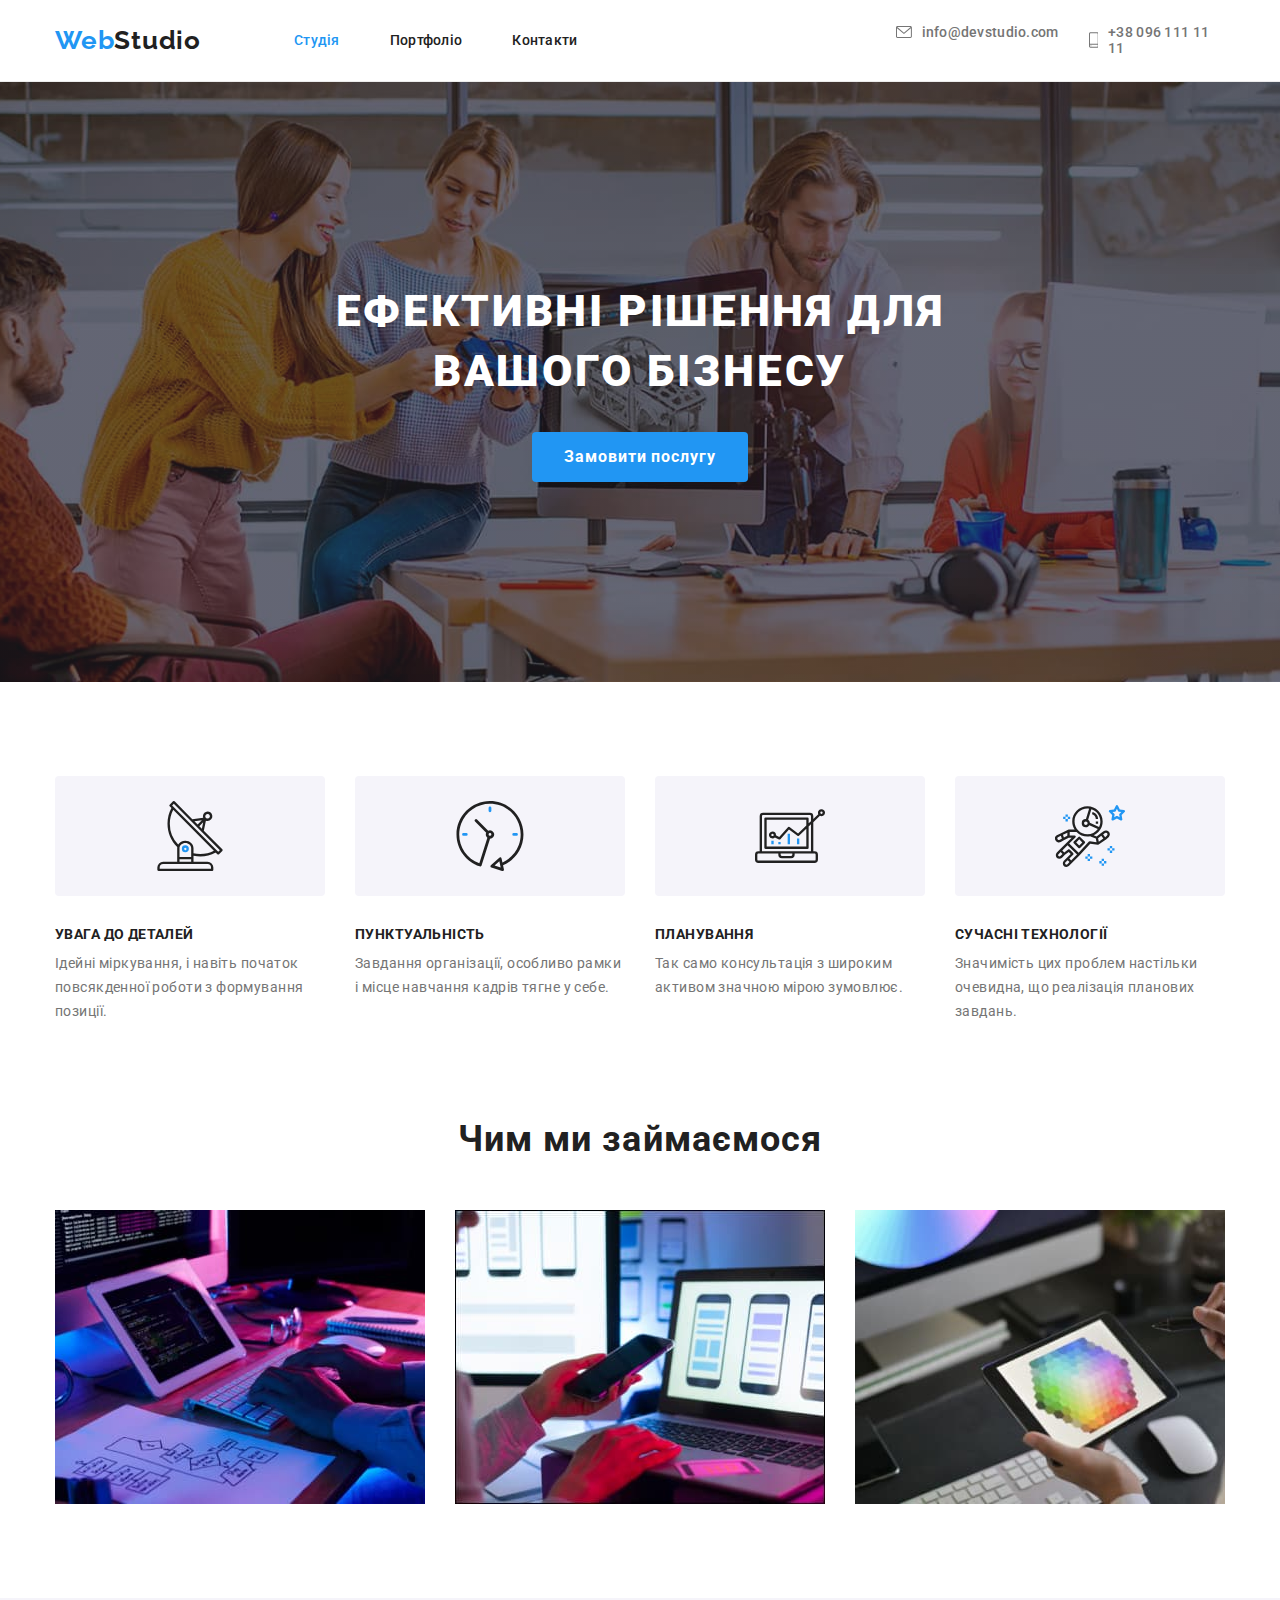
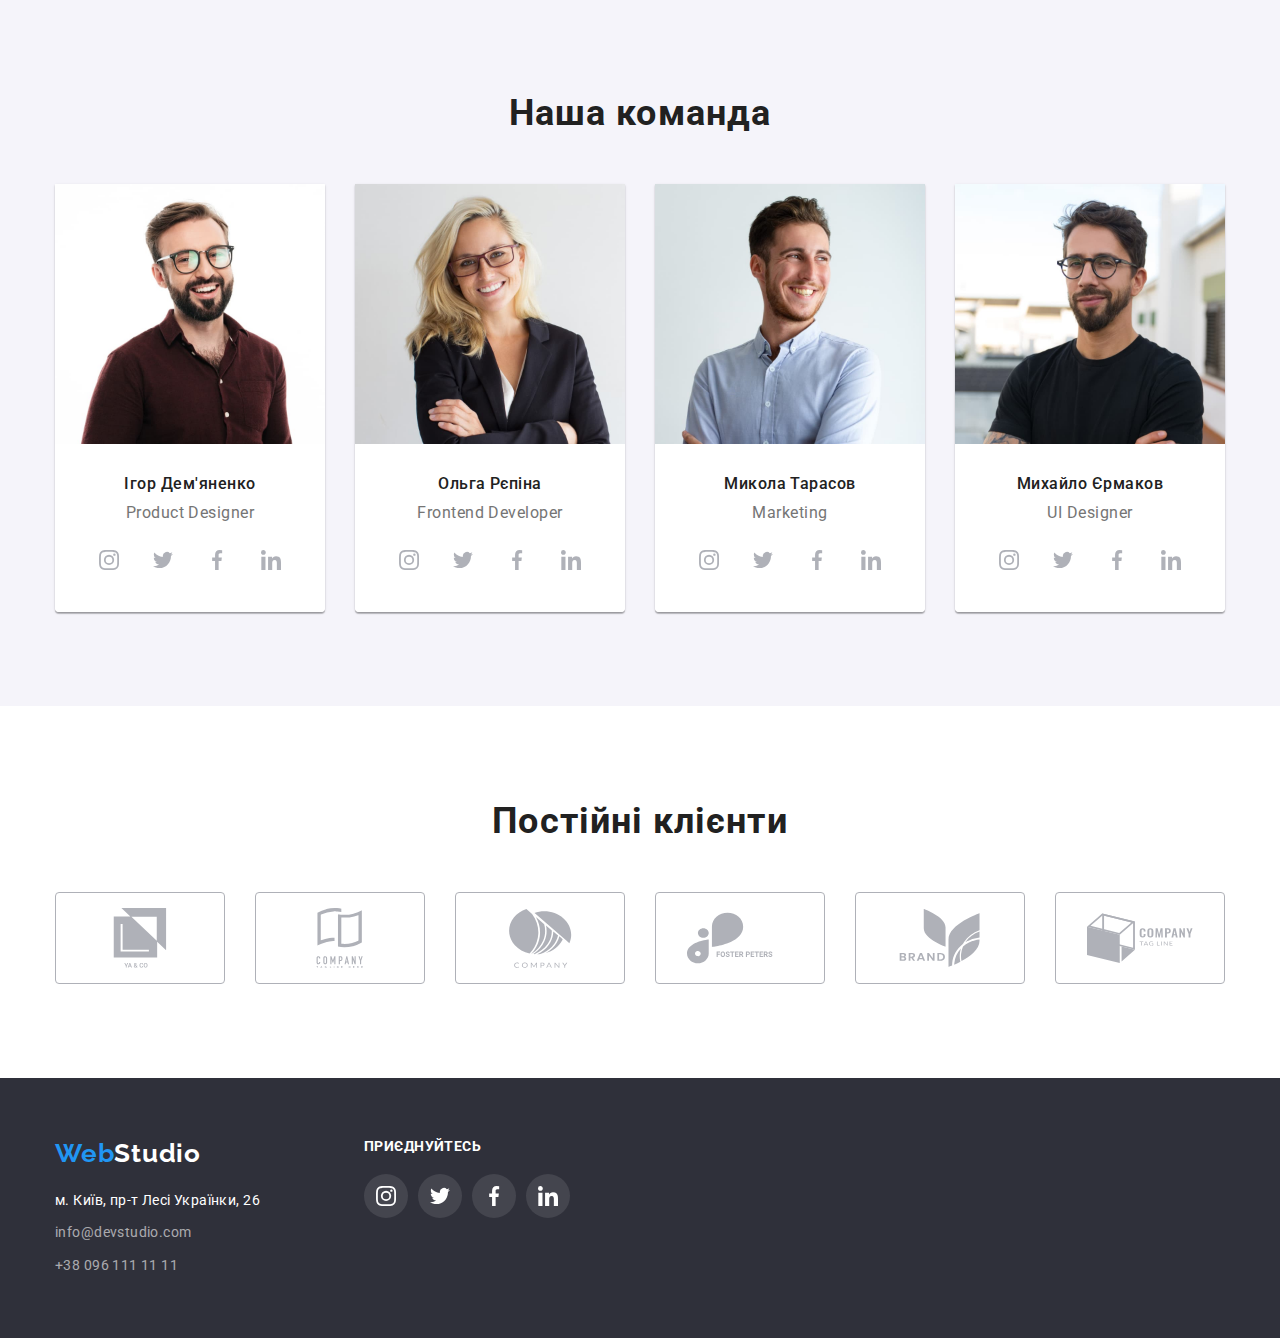
<file: index.html>
<!DOCTYPE html>
<html lang="uk">
    <head>
        <meta charset="UTF-8" />
        <meta http-equiv="X-UA-Compatible" content="IE=edge" />
        <meta name="viewport" content="width=device-width, initial-scale=1.0" />
        <title>Студія</title>
        <link rel="preconnect" href="https://fonts.googleapis.com" />
        <link rel="preconnect" href="https://fonts.gstatic.com" crossorigin />
        <link href="https://fonts.googleapis.com/css2?family=Raleway:wght@700&family=Roboto:wght@400;500;700;900&display=swap" rel="stylesheet" />
        <link rel="stylesheet" href="https://cdnjs.cloudflare.com/ajax/libs/modern-normalize/1.1.0/modern-normalize.min.css" />
        <link rel="stylesheet" href="./css/styles.css" />
    </head>
    <body>
        <header class="header">
            <div class="conteiner conteiner-header">
                <nav class="navigation">
                    <a class="logo" href="./index.html"><span class="logo-web">Web</span>Studio</a>
                    <ul class="navigation-list list">
                        <li><a class="link current" href="./index.html">Студія</a></li>
                        <li><a class="link" href="./portfolio.html">Портфоліо</a></li>
                        <li><a class="link" href="#contact">Контакти</a></li>
                    </ul>
                </nav>
                <ul class="contact-list list">
                    <li class="contact-item">
                        <a class="link" href="mailto:info@devstudio.com">
                            <svg class="contact-icon email">
                                <use href="./image/icons.svg#icon-envelope"></use></svg
                            ><span>info@devstudio.com</span></a
                        >
                    </li>
                    <li class="contact-item">
                        <a class="link" href="tel:+380961111111">
                            <svg class="contact-icon phone">
                                <use href="./image/icons.svg#icon-smartphone"></use></svg
                            ><span>+38 096 111 11 11</span></a
                        >
                    </li>
                </ul>
            </div>
        </header>
        <main>
            <section class="section-hero section">
                <div class="conteiner">
                    <h1 class="hero-title">Ефективні рішення для вашого бізнесу</h1>
                    <button class="hero-btn" type="button">Замовити послугу</button>
                </div>
            </section>
            <section class="section-benefits section">
                <div class="conteiner">
                    <h2 class="title visually-hidden">Наші переваги</h2>
                    <ul class="benefits-list list">
                        <li class="benefits-item">
                            <div class="benefits-icon-bg">
                                <svg class="benefits-icon">
                                    <use href="./image/icons.svg#icon-antenna"></use>
                                </svg>
                            </div>
                            <h3 class="subtitle">УВАГА ДО ДЕТАЛЕЙ</h3>
                            <p class="text">Ідейні міркування, і навіть початок повсякденної роботи з формування позиції.</p>
                        </li>
                        <li class="benefits-item">
                            <div class="benefits-icon-bg">
                                <svg class="benefits-icon">
                                    <use href="./image/icons.svg#icon-clock"></use>
                                </svg>
                            </div>
                            <h3 class="subtitle">ПУНКТУАЛЬНІСТЬ</h3>
                            <p class="text">Завдання організації, особливо рамки і місце навчання кадрів тягне у себе.</p>
                        </li>
                        <li class="benefits-item">
                            <div class="benefits-icon-bg">
                                <svg class="benefits-icon">
                                    <use href="./image/icons.svg#icon-diagram"></use>
                                </svg>
                            </div>
                            <h3 class="subtitle">ПЛАНУВАННЯ</h3>
                            <p class="text">Так само консультація з широким активом значною мірою зумовлює.</p>
                        </li>
                        <li class="benefits-item">
                            <div class="benefits-icon-bg">
                                <svg class="benefits-icon">
                                    <use href="./image/icons.svg#icon-astronaut"></use>
                                </svg>
                            </div>
                            <h3 class="subtitle">СУЧАСНІ ТЕХНОЛОГІЇ</h3>
                            <p class="text">Значимість цих проблем настільки очевидна, що реалізація планових завдань.</p>
                        </li>
                    </ul>
                </div>
            </section>
            <section class="section-about section">
                <div class="conteiner">
                    <h2 class="title">Чим ми займаємося</h2>
                    <ul class="about-list list">
                        <li><img src="./image/box1.jpg" alt="Програмування" width="370" /></li>
                        <li><img src="./image/box2.jpg" alt="Дизайн" width="370" /></li>
                        <li><img src="./image/box3.jpg" alt="Кольорове оформлення" width="370" /></li>
                    </ul>
                </div>
            </section>
            <section class="section-teams section">
                <div class="conteiner">
                    <h2 class="title">Наша команда</h2>
                    <ul class="teams-list list">
                        <li class="team-item">
                            <img src="./image/teamcard1.jpg" alt="Ігор Дем'яненко Product Designer" width="270" />
                            <div class="team-wrap">
                                <h3 class="team-name">Ігор Дем'яненко</h3>
                                <p class="team-profession" lang="en">Product Designer</p>
                                <ul class="social-network-list list">
                                    <li class="social-network-item">
                                        <a class="link" href="">
                                            <svg class="social-network-icon">
                                                <use href="./image/icons.svg#icon-instagram"></use>
                                            </svg>
                                        </a>
                                    </li>
                                    <li class="social-network-item">
                                        <a class="link" href="">
                                            <svg class="social-network-icon">
                                                <use href="./image/icons.svg#icon-twitter"></use>
                                            </svg>
                                        </a>
                                    </li>
                                    <li class="social-network-item">
                                        <a class="link" href="">
                                            <svg class="social-network-icon">
                                                <use href="./image/icons.svg#icon-facebook"></use>
                                            </svg>
                                        </a>
                                    </li>
                                    <li class="social-network-item">
                                        <a class="link" href="">
                                            <svg class="social-network-icon">
                                                <use href="./image/icons.svg#icon-linkedin"></use>
                                            </svg>
                                        </a>
                                    </li>
                                </ul>
                            </div>
                        </li>
                        <li class="team-item">
                            <img src="./image/teamcard2.jpg" alt="Ольга Рєпіна Frontend Developer" width="270" />
                            <div class="team-wrap">
                                <h3 class="team-name">Ольга Рєпіна</h3>
                                <p class="team-profession" lang="en">Frontend Developer</p>
                                <ul class="social-network-list list">
                                    <li class="social-network-item">
                                        <a class="link" href="">
                                            <svg class="social-network-icon">
                                                <use href="./image/icons.svg#icon-instagram"></use>
                                            </svg>
                                        </a>
                                    </li>
                                    <li class="social-network-item">
                                        <a class="link" href="">
                                            <svg class="social-network-icon">
                                                <use href="./image/icons.svg#icon-twitter"></use>
                                            </svg>
                                        </a>
                                    </li>
                                    <li class="social-network-item">
                                        <a class="link" href="">
                                            <svg class="social-network-icon">
                                                <use href="./image/icons.svg#icon-facebook"></use>
                                            </svg>
                                        </a>
                                    </li>
                                    <li class="social-network-item">
                                        <a class="link" href="">
                                            <svg class="social-network-icon">
                                                <use href="./image/icons.svg#icon-linkedin"></use>
                                            </svg>
                                        </a>
                                    </li>
                                </ul>
                            </div>
                        </li>
                        <li class="team-item">
                            <img src="./image/teamcard3.jpg" alt="Микола Тарасов Marketing" width="270" />
                            <div class="team-wrap">
                                <h3 class="team-name">Микола Тарасов</h3>
                                <p class="team-profession" lang="en">Marketing</p>
                                <ul class="social-network-list list">
                                    <li class="social-network-item">
                                        <a class="link" href="">
                                            <svg class="social-network-icon">
                                                <use href="./image/icons.svg#icon-instagram"></use>
                                            </svg>
                                        </a>
                                    </li>
                                    <li class="social-network-item">
                                        <a class="link" href="">
                                            <svg class="social-network-icon">
                                                <use href="./image/icons.svg#icon-twitter"></use>
                                            </svg>
                                        </a>
                                    </li>
                                    <li class="social-network-item">
                                        <a class="link" href="">
                                            <svg class="social-network-icon">
                                                <use href="./image/icons.svg#icon-facebook"></use>
                                            </svg>
                                        </a>
                                    </li>
                                    <li class="social-network-item">
                                        <a class="link" href="">
                                            <svg class="social-network-icon">
                                                <use href="./image/icons.svg#icon-linkedin"></use>
                                            </svg>
                                        </a>
                                    </li>
                                </ul>
                            </div>
                        </li>
                        <li class="team-item">
                            <img src="./image/teamcard4.jpg" alt="Михайло Єрмаков UI Designer" width="270" />
                            <div class="team-wrap">
                                <h3 class="team-name">Михайло Єрмаков</h3>
                                <p class="team-profession" lang="en">UI Designer</p>
                                <ul class="social-network-list list">
                                    <li class="social-network-item">
                                        <a class="link" href="">
                                            <svg class="social-network-icon">
                                                <use href="./image/icons.svg#icon-instagram"></use>
                                            </svg>
                                        </a>
                                    </li>
                                    <li class="social-network-item">
                                        <a class="link" href="">
                                            <svg class="social-network-icon">
                                                <use href="./image/icons.svg#icon-twitter"></use>
                                            </svg>
                                        </a>
                                    </li>
                                    <li class="social-network-item">
                                        <a class="link" href="">
                                            <svg class="social-network-icon">
                                                <use href="./image/icons.svg#icon-facebook"></use>
                                            </svg>
                                        </a>
                                    </li>
                                    <li class="social-network-item">
                                        <a class="link" href="">
                                            <svg class="social-network-icon">
                                                <use href="./image/icons.svg#icon-linkedin"></use>
                                            </svg>
                                        </a>
                                    </li>
                                </ul>
                            </div>
                        </li>
                    </ul>
                </div>
            </section>
            <section class="sectoin-client section">
                <div class="conteiner">
                    <h2 class="title">Постійні клієнти</h2>
                    <ul class="client-list list">
                        <li class="client-item">
                            <a href="" class="link">
                                <svg class="client-icon">
                                    <use href="./image/icons.svg#icon-yaco"></use>
                                </svg>
                            </a>
                        </li>
                        <li class="client-item">
                            <a href="" class="link">
                                <svg class="client-icon">
                                    <use href="./image/icons.svg#icon-taglinehere"></use>
                                </svg>
                            </a>
                        </li>
                        <li class="client-item">
                            <a href="" class="link">
                                <svg class="client-icon">
                                    <use href="./image/icons.svg#icon-company"></use>
                                </svg>
                            </a>
                        </li>
                        <li class="client-item">
                            <a href="" class="link">
                                <svg class="client-icon">
                                    <use href="./image/icons.svg#icon-fosterpeters"></use>
                                </svg>
                            </a>
                        </li>
                        <li class="client-item">
                            <a href="" class="link">
                                <svg class="client-icon">
                                    <use href="./image/icons.svg#icon-brand"></use>
                                </svg>
                            </a>
                        </li>
                        <li class="client-item">
                            <a href="" class="link">
                                <svg class="client-icon">
                                    <use href="./image/icons.svg#icon-tagline"></use>
                                </svg>
                            </a>
                        </li>
                    </ul>
                </div>
            </section>
        </main>
        <footer id="contact" class="footer">
            <div class="conteiner info">
                <div class="contact-info">
                    <a class="logo" href="./index.html"><span class="logo-web">Web</span>Studio</a>
                    <address>
                        <ul class="list">
                            <li class="address-item"><a class="address link" href="https://goo.gl/maps/CG5V6HVF5MBvLQBx5">м. Київ, пр-т Лесі Українки, 26</a></li>
                            <li class="address-item"><a class="contact link" href="mailto:info@devstudio.com">info@devstudio.com</a></li>
                            <li class="address-item"><a class="contact link" href="tel:++380961111111">+38 096 111 11 11</a></li>
                        </ul>
                    </address>
                </div>
                <div class="social-media">
                    <h3 class="social-media-title">ПРИЄДНУЙТЕСЬ</h3>
                    <ul class="social-media-list list">
                        <li class="social-media-item">
                            <a class="link" href="">
                                <svg class="social-media-icon">
                                    <use href="./image/icons.svg#icon-instagram"></use>
                                </svg>
                            </a>
                        </li>
                        <li class="social-media-item">
                            <a class="link" href="">
                                <svg class="social-media-icon">
                                    <use href="./image/icons.svg#icon-twitter"></use>
                                </svg>
                            </a>
                        </li>
                        <li class="social-media-item">
                            <a class="link" href="">
                                <svg class="social-media-icon">
                                    <use href="./image/icons.svg#icon-facebook"></use>
                                </svg>
                            </a>
                        </li>
                        <li class="social-media-item">
                            <a class="link" href="">
                                <svg class="social-media-icon">
                                    <use href="./image/icons.svg#icon-linkedin"></use>
                                </svg>
                            </a>
                        </li>
                    </ul>
                </div>
            </div>
        </footer>
    </body>
</html>
</file>
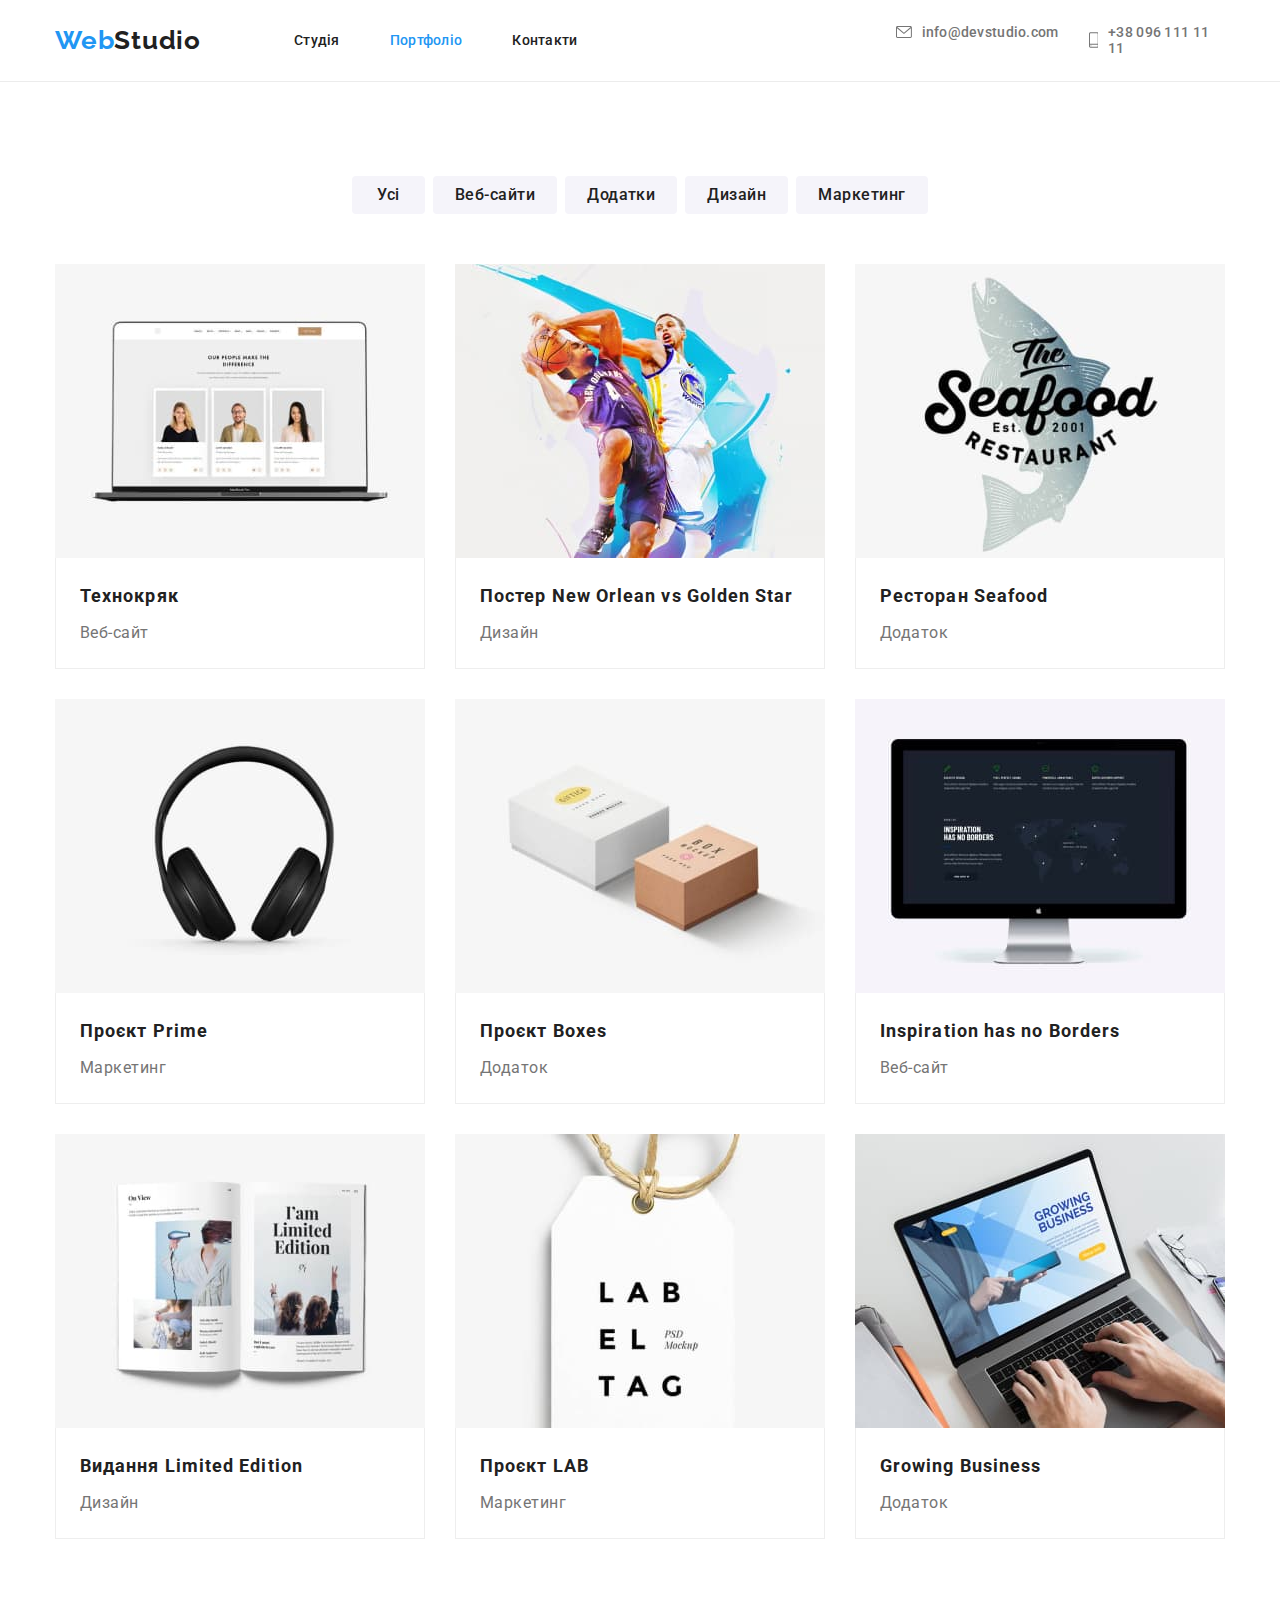
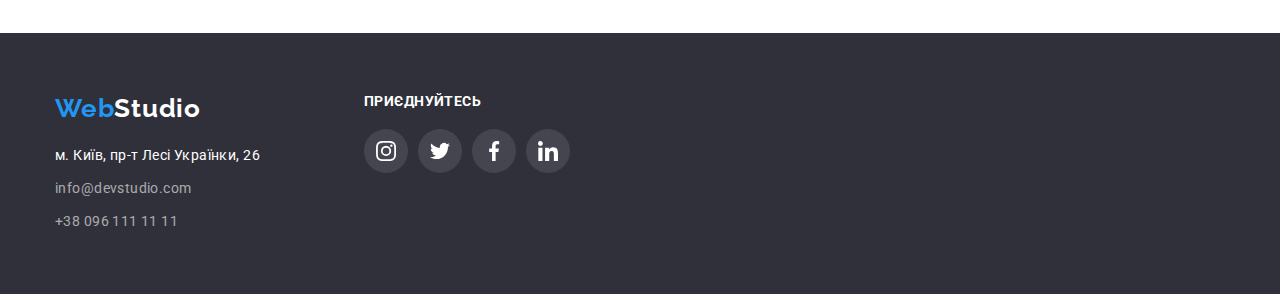
<file: portfolio.html>
<!DOCTYPE html>
<html lang="uk">
    <head>
        <meta charset="UTF-8" />
        <meta http-equiv="X-UA-Compatible" content="IE=edge" />
        <meta name="viewport" content="width=device-width, initial-scale=1.0" />
        <title>Портфоліо</title>
        <link rel="preconnect" href="https://fonts.googleapis.com" />
        <link rel="preconnect" href="https://fonts.gstatic.com" crossorigin />
        <link href="https://fonts.googleapis.com/css2?family=Raleway:wght@700&family=Roboto:wght@400;500;700;900&display=swap" rel="stylesheet" />
        <link rel="stylesheet" href="https://cdnjs.cloudflare.com/ajax/libs/modern-normalize/1.1.0/modern-normalize.min.css" />
        <link rel="stylesheet" href="./css/styles.css" />
    </head>
    <body>
        <header class="header">
            <div class="conteiner conteiner-header">
                <nav class="navigation">
                    <a class="logo" href="./index.html"><span class="logo-web">Web</span>Studio</a>
                    <ul class="navigation-list list">
                        <li><a class="link" href="./index.html">Студія</a></li>
                        <li><a class="link current" href="./portfolio.html">Портфоліо</a></li>
                        <li><a class="link" href="#contact">Контакти</a></li>
                    </ul>
                </nav>
                <ul class="contact-list list">
                    <li class="contact-item">
                        <a class="link" href="mailto:info@devstudio.com">
                            <svg class="contact-icon email">
                                <use href="./image/icons.svg#icon-envelope"></use></svg
                            ><span>info@devstudio.com</span></a
                        >
                    </li>
                    <li class="contact-item">
                        <a class="link" href="tel:+380961111111">
                            <svg class="contact-icon phone">
                                <use href="./image/icons.svg#icon-smartphone"></use></svg
                            ><span>+38 096 111 11 11</span></a
                        >
                    </li>
                </ul>
            </div>
        </header>
        <main>
            <section class="section">
                <div class="btn-conteiner conteiner">
                    <ul class="btn-list list">
                        <li class="btn-item"><button class="btn" type="button">Усі</button></li>
                        <li class="btn-item"><button class="btn" type="button">Веб-сайти</button></li>
                        <li class="btn-item"><button class="btn" type="button">Додатки</button></li>
                        <li class="btn-item"><button class="btn" type="button">Дизайн</button></li>
                        <li class="btn-item"><button class="btn" type="button">Маркетинг</button></li>
                    </ul>
                </div>
                <div class="content-conteiner conteiner">
                    <ul class="content-list list">
                        <li class="content-item">
                            <a class="content-link link" href="">
                                <img src="./image/portfolio1.jpg" alt="Розділ технокряк" width="370" />
                                <div class="content-wrap">
                                    <h3 class="project">Технокряк</h3>
                                    <p class="direction">Веб-сайт</p>
                                </div>
                            </a>
                        </li>
                        <li class="content-item">
                            <a class="content-link link" href="">
                                <img src="./image/portfolio2.jpg" alt="Розділ постера New Orlean vs Golden Star" width="370" />
                                <div class="content-wrap">
                                    <h3 class="project">Постер New Orlean vs Golden Star</h3>
                                    <p class="direction">Дизайн</p>
                                </div>
                            </a>
                        </li>
                        <li class="content-item">
                            <a class="content-link link" href="">
                                <img src="./image/portfolio3.jpg" alt="Розділ ресторана Seafood" width="370" />
                                <div class="content-wrap">
                                    <h3 class="project">Ресторан Seafood</h3>
                                    <p class="direction">Додаток</p>
                                </div>
                            </a>
                        </li>
                        <li class="content-item">
                            <a class="content-link link" href="">
                                <img src="./image/portfolio4.jpg" alt="Розділ проєкта Prime" width="370" />
                                <div class="content-wrap">
                                    <h3 class="project">Проєкт Prime</h3>
                                    <p class="direction">Маркетинг</p>
                                </div>
                            </a>
                        </li>
                        <li class="content-item">
                            <a class="content-link link" href="">
                                <img src="./image/portfolio5.jpg" alt="Розділ проєкта Boxes" width="370" />
                                <div class="content-wrap">
                                    <h3 class="project">Проєкт Boxes</h3>
                                    <p class="direction">Додаток</p>
                                </div>
                            </a>
                        </li>
                        <li class="content-item">
                            <a class="content-link link" href="">
                                <img src="./image/portfolio6.jpg" alt="Розділ inspiration has no Borders" width="370" />
                                <div class="content-wrap">
                                    <h3 class="project">Inspiration has no Borders</h3>
                                    <p class="direction">Веб-сайт</p>
                                </div>
                            </a>
                        </li>
                        <li class="content-item">
                            <a class="content-link link" href="">
                                <img src="./image/portfolio7.jpg" alt="Розділ видання Limited Edition" width="370" />
                                <div class="content-wrap">
                                    <h3 class="project">Видання Limited Edition</h3>
                                    <p class="direction">Дизайн</p>
                                </div>
                            </a>
                        </li>
                        <li class="content-item">
                            <a class="content-link link" href="">
                                <img src="./image/portfolio8.jpg" alt="Розділ проєкта LAB" width="370" />
                                <div class="content-wrap">
                                    <h3 class="project">Проєкт LAB</h3>
                                    <p class="direction">Маркетинг</p>
                                </div>
                            </a>
                        </li>
                        <li class="content-item">
                            <a class="content-link link" href="">
                                <img src="./image/portfolio9.jpg" alt="Розділ growing Business" width="370" />
                                <div class="content-wrap">
                                    <h3 class="project">Growing Business</h3>
                                    <p class="direction">Додаток</p>
                                </div>
                            </a>
                        </li>
                    </ul>
                </div>
            </section>
        </main>
        <footer id="contact" class="footer">
            <div class="conteiner info">
                <div class="contact-info">
                    <a class="logo" href="./index.html"><span class="logo-web">Web</span>Studio</a>
                    <address>
                        <ul class="list">
                            <li class="address-item"><a class="address link" href="https://goo.gl/maps/CG5V6HVF5MBvLQBx5">м. Київ, пр-т Лесі Українки, 26</a></li>
                            <li class="address-item"><a class="contact link" href="mailto:info@devstudio.com">info@devstudio.com</a></li>
                            <li class="address-item"><a class="contact link" href="tel:++380961111111">+38 096 111 11 11</a></li>
                        </ul>
                    </address>
                </div>
                <div class="social-media">
                    <h3 class="social-media-title">ПРИЄДНУЙТЕСЬ</h3>
                    <ul class="social-media-list list">
                        <li class="social-media-item">
                            <a class="link" href="">
                                <svg class="social-media-icon">
                                    <use href="./image/icons.svg#icon-instagram"></use>
                                </svg>
                            </a>
                        </li>
                        <li class="social-media-item">
                            <a class="link" href="">
                                <svg class="social-media-icon">
                                    <use href="./image/icons.svg#icon-twitter"></use>
                                </svg>
                            </a>
                        </li>
                        <li class="social-media-item">
                            <a class="link" href="">
                                <svg class="social-media-icon">
                                    <use href="./image/icons.svg#icon-facebook"></use>
                                </svg>
                            </a>
                        </li>
                        <li class="social-media-item">
                            <a class="link" href="">
                                <svg class="social-media-icon">
                                    <use href="./image/icons.svg#icon-linkedin"></use>
                                </svg>
                            </a>
                        </li>
                    </ul>
                </div>
            </div>
        </footer>
    </body>
</html>
</file>
<file: css/styles.css>
:root {
    --primari-text-color: #212121;
    --secondary-text-color: #757575;
    --accent-text-color: #2196f3;
}

p,
h1,
h2,
h3,
h4,
h5,
h6 {
    margin: 0;
}
ul {
    margin: 0;
    padding-left: 0;
}

img {
    display: block;
}

body {
    font-family: "Roboto", sans-serif;
    color: var(--primari-text-color);
    background: #ffffff;
    margin: 0px auto;
}
.list {
    list-style-type: none;
}

.link {
    text-decoration: none;
}

.conteiner {
    width: 1200px;
    padding-left: 15px;
    padding-right: 15px;
    margin: 0 auto;
}

.section {
    padding-top: 94px;
    padding-bottom: 94px;
}

/* --------------Navigation-------------- */

.header {
    padding-top: 24px;
    padding-bottom: 25px;
    border-bottom: #ececec solid 1px;
}
.conteiner-header {
    display: flex;
    align-items: center;
}
.navigation {
    display: flex;
    align-items: center;
}
.logo {
    font-family: "Raleway";
    font-weight: 700;
    font-size: 26px;
    line-height: calc(31 / 26);
    letter-spacing: 0.03em;
    color: var(--primari-text-color);
    text-decoration: none;
    margin-right: 93px;
}
.logo-web {
    color: var(--accent-text-color);
}

.navigation-list {
    display: flex;
    gap: 50px;
    margin-right: 318px;
}

.navigation-list .link {
    font-weight: 500;
    font-size: 14px;
    line-height: calc(16 / 14);
    letter-spacing: 0.02em;
    color: var(--primari-text-color);
    display: block;
}
.contact-list {
    display: flex;
    gap: 30px;
}
.contact-item .link {
    font-weight: 500;
    font-size: 14px;
    line-height: calc(16 / 14);
    letter-spacing: 0.02em;
    color: var(--secondary-text-color);
    display: flex;
    gap: 10px;
    align-items: center;
}

.link:hover,
.link:focus,
.navigation-list .link.current {
    color: var(--accent-text-color);
}

.contact-icon.email {
    width: 16px;
    height: 12px;
}

.contact-icon.phone {
    width: 10px;
    height: 16px;
}
.contact-icon {
    fill: currentColor;
}

/* --------------Hero-------------- */

.section-hero {
    max-width: 1600px;
    background-image: linear-gradient(rgba(47, 48, 58, 0.4), rgba(47, 48, 58, 0.4)), url(../image/hero.jpg);
    background-size: cover;
    background-position: center;
    background-repeat: no-repeat;
    margin: 0px auto;
    padding-top: 200px;
    padding-bottom: 200px;
}
.hero-title {
    font-style: normal;
    font-weight: 900;
    font-size: 44px;
    line-height: 1.36;
    text-align: center;
    letter-spacing: 0.06em;
    text-transform: uppercase;
    color: #ffffff;
    width: 696px;
    margin: 0px auto 30px;
}
.hero-btn {
    font-family: inherit;
    font-weight: 700;
    font-size: 16px;
    line-height: 1.88;
    letter-spacing: 0.06em;
    color: #ffffff;
    background-color: var(--accent-text-color);
    cursor: pointer;
    margin: 0px auto;
    padding: 10px 32px;
    display: block;
    border: 0px;
    border-radius: 4px;
}

/* --------------Benefits-------------- */

.visually-hidden {
    position: absolute;
    white-space: nowrap;
    width: 1px;
    height: 1px;
    overflow: hidden;
    border: 0;
    padding: 0;
    clip: rect(0 0 0 0);
    clip-path: inset(50%);
    margin: -1px;
}
.title {
    font-weight: 700;
    font-size: 36px;
    line-height: calc(42 / 36);
    text-align: center;
    letter-spacing: 0.03em;
    color: var(--primari-text-color);
    margin-bottom: 50px;
}
.benefits-list {
    display: flex;
    gap: 30px;
}
.benefits-item {
    width: 270px;
}
.benefits-icon-bg {
    width: 270px;
    height: 120px;
    background: #f5f4fa;
    border-radius: 4px;
    display: flex;
    align-items: center;
    justify-content: center;
    margin-bottom: 30px;
}
.benefits-icon {
    width: 70px;
    height: 70px;
}
.section-benefits .text {
    font-size: 14px;
    line-height: 1.71;
    letter-spacing: 0.03em;
    color: var(--secondary-text-color);
}
.section-benefits .subtitle {
    font-weight: 700;
    font-size: 14px;
    line-height: calc(16 / 14);
    letter-spacing: 0.03em;
    text-transform: uppercase;
    color: var(--primari-text-color);
    margin-bottom: 10px;
}

/* --------------About-------------- */
.section-about {
    padding-top: 0px;
}
.about-list {
    display: flex;
    gap: 30px;
}

/* --------------Portfolio-------------- */

.section-teams {
    margin: 0px auto;
    background: #f5f4fa;
}

.teams-list {
    display: flex;
    gap: 30px;
}

.team-item {
    box-shadow: 0px 1px 3px rgba(0, 0, 0, 0.12), 0px 1px 1px rgba(0, 0, 0, 0.14), 0px 2px 1px rgba(0, 0, 0, 0.2);
    border-radius: 0px 0px 4px 4px;
}

.team-wrap {
    padding-top: 30px;
    padding-bottom: 30px;
    background: #ffffff;
    border-radius: 0px 0px 4px 4px;
}

.team-name {
    font-weight: 500;
    font-size: 16px;
    line-height: calc(19 / 16);
    text-align: center;
    letter-spacing: 0.03em;
    color: var(--primari-text-color);
    margin-bottom: 10px;
}
.team-profession {
    font-size: 16px;
    line-height: calc(19 / 16);
    text-align: center;
    letter-spacing: 0.03em;
    color: var(--secondary-text-color);
}

.social-network-list {
    display: flex;
    gap: 10px;
    margin-top: 16px;
    margin-left: 32px;
    margin-right: 32px;
}

.social-network-item .link {
    width: 44px;
    height: 44px;
    border-radius: 50%;
    color: #afb1b8;
    background-color: #ffffff;
    display: flex;
    align-items: center;
    justify-content: center;
}

.social-network-item .link:hover,
.social-network-item .link:focus {
    color: #ffffff;
    background-color: var(--accent-text-color);
}

.social-network-icon {
    width: 20px;
    height: 20px;
    fill: currentColor;
}

/* --------------Client-------------- */

.client-list {
    display: flex;
    gap: 30px;
}

.client-item .link {
    width: 170px;
    height: 92px;
    border: 1px solid #afb1b8;
    border-radius: 4px;
    color: #afb1b8;
    background-color: #ffffff;
    display: flex;
    align-items: center;
    justify-content: center;
}

.client-item .link:hover,
.client-item .link:focus {
    color: var(--accent-text-color);
    border: 1px solid var(--accent-text-color);
}

.client-icon {
    width: 106px;
    height: 60px;
    fill: currentColor;
}

/* --------------Footer-------------- */

.footer {
    margin: 0px auto;
    background: #2f303a;
    padding-top: 60px;
    padding-bottom: 60px;
}
.conteiner.info {
    display: flex;
    gap: 70px;
}

.footer .logo {
    font-family: "Raleway";
    font-size: 26px;
    line-height: calc(31 / 26);
    letter-spacing: 0.03em;
    color: #ffffff;
    margin-bottom: 20px;
    display: block;
}
.address-item:not(:first-child) {
    margin-top: 9px;
}
.address {
    font-style: normal;
    font-size: 14px;
    line-height: 1.71;
    letter-spacing: 0.03em;
    color: #ffffff;
}

.address.link {
    display: block;
}
.contact {
    font-style: normal;
    font-size: 14px;
    line-height: 1.71;
    letter-spacing: 0.03em;
    color: rgba(255, 255, 255, 0.6);
}
.contact.link {
    display: block;
}

.social-media-list {
    display: flex;
    gap: 10px;
}

.social-media-title {
    font-weight: 700;
    font-size: 14px;
    line-height: calc(16 / 14);
    letter-spacing: 0.03em;
    color: #ffffff;
    margin-bottom: 20px;
}

.social-media-item .link {
    width: 44px;
    height: 44px;
    border-radius: 50%;
    color: #ffffff;
    background-color: rgba(255, 255, 255, 0.1);
    display: flex;
    align-items: center;
    justify-content: center;
}

.social-media-item .link:hover,
.social-media-item .link:focus {
    color: #ffffff;
    background-color: var(--accent-text-color);
}

.social-media-icon {
    width: 20px;
    height: 20px;
    fill: currentColor;
}

/* --------------Portfolio.HTML-------------- */

.btn-list {
    display: flex;
    gap: 8px;
    justify-content: center;
}
.btn-item .btn {
    font-family: inherit;
    font-weight: 500;
    font-size: 16px;
    line-height: 1.62;
    text-align: center;
    letter-spacing: 0.03em;
    color: var(--primari-text-color);
    background-color: #f5f4fa;
    border-radius: 4px;
    border: 0px;
    padding: 6px 22px;
}
.btn-item:first-child .btn {
    padding: 6px 25px;
}
.btn:hover,
.btn:focus {
    font-weight: 500;
    font-size: 16px;
    line-height: 1.62;
    text-align: center;
    letter-spacing: 0.03em;
    color: #ffffff;
    background-color: var(--accent-text-color);
    box-shadow: 0px 3px 1px rgba(0, 0, 0, 0.1), 0px 1px 2px rgba(0, 0, 0, 0.08), 0px 2px 2px rgba(0, 0, 0, 0.12);
}
.content-conteiner {
    margin-top: 50px;
}
.content-list {
    display: flex;
    flex-wrap: wrap;
    gap: 30px;
}
.content-link,
.content-link {
    display: block;
}
.content-link:hover,
.content-link:focus {
    box-shadow: 0px 1px 1px rgba(0, 0, 0, 0.12), 0px 4px 4px rgba(0, 0, 0, 0.06), 1px 4px 6px rgba(0, 0, 0, 0.16);
}
.content-wrap {
    padding: 20px 24px;
    background: #ffffff;
    border-bottom: 1px solid #eeeeee;
    border-left: 1px solid #eeeeee;
    border-right: 1px solid #eeeeee;
}
.project {
    font-weight: 700;
    font-size: 18px;
    line-height: 2;
    letter-spacing: 0.06em;
    color: var(--primari-text-color);
    margin-bottom: 4px;
}
.direction {
    font-size: 16px;
    line-height: 1.88;
    letter-spacing: 0.03em;
    color: var(--secondary-text-color);
}
</file>
